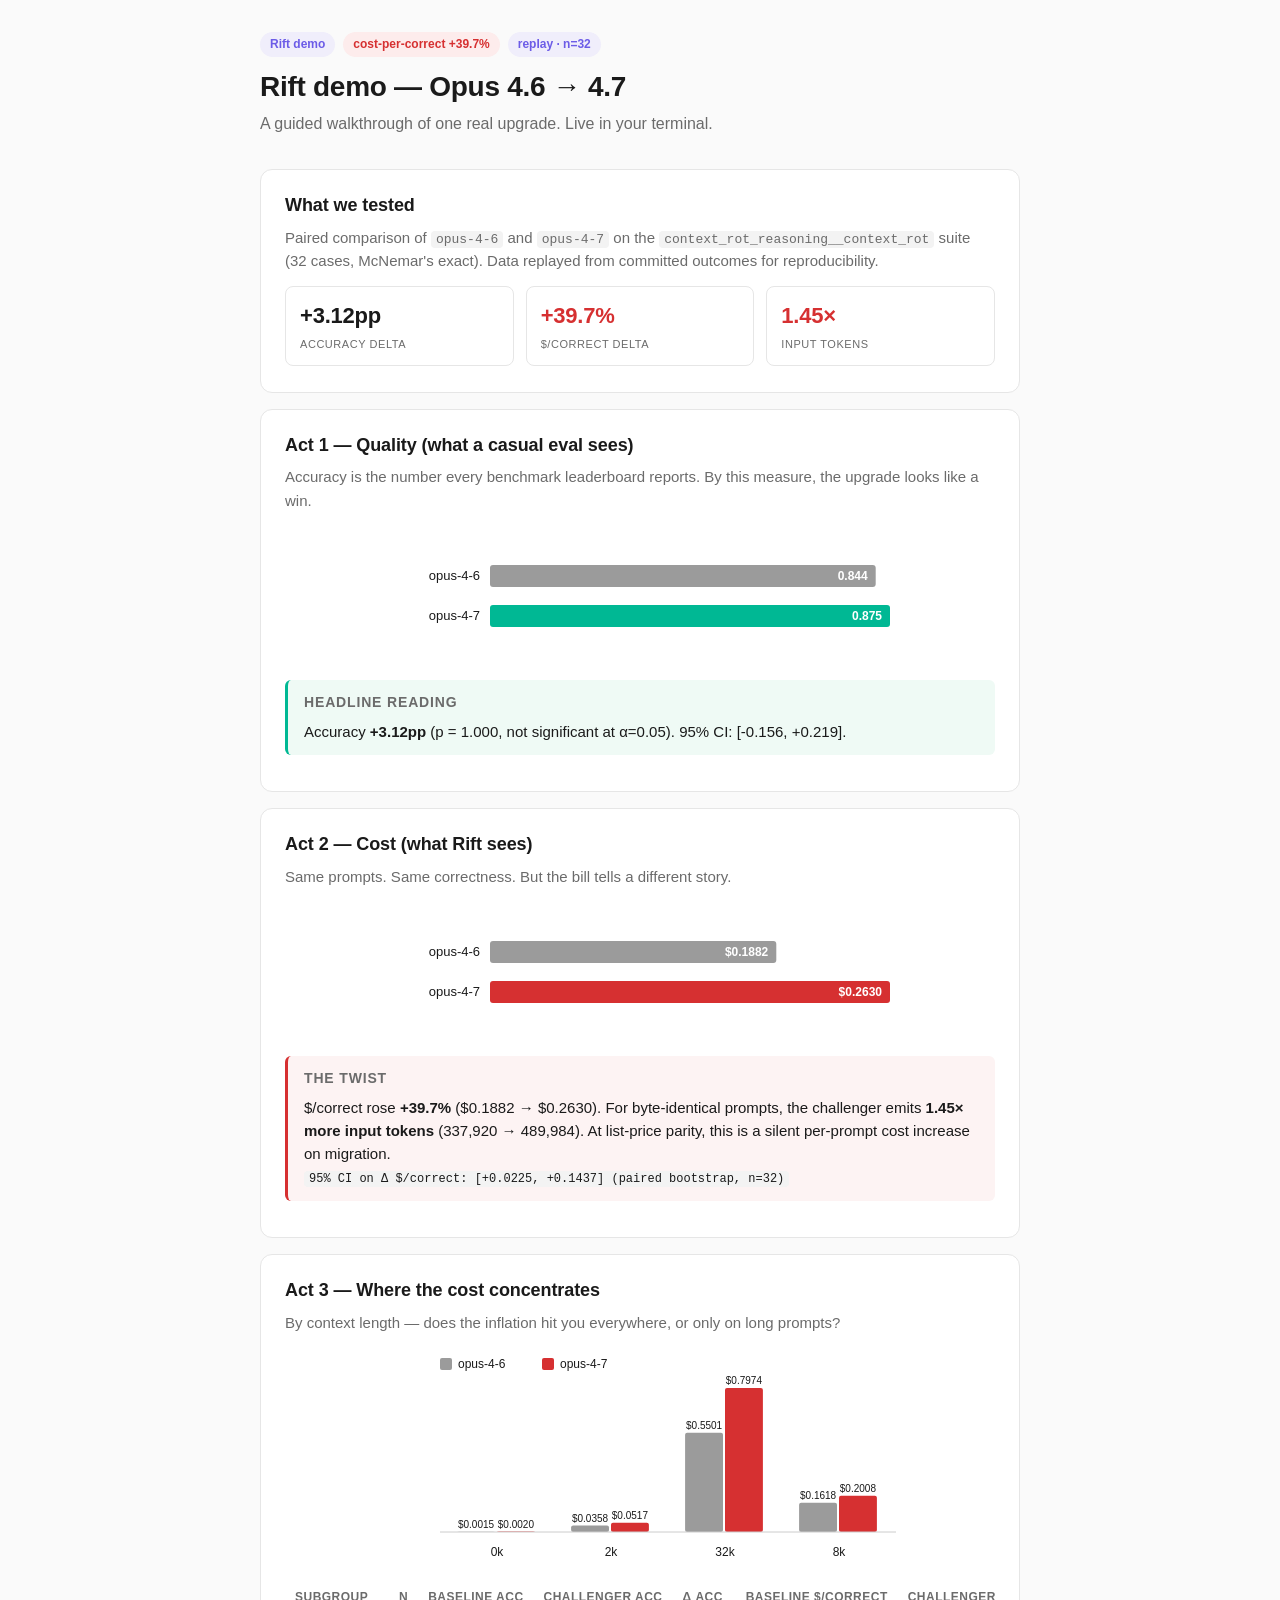
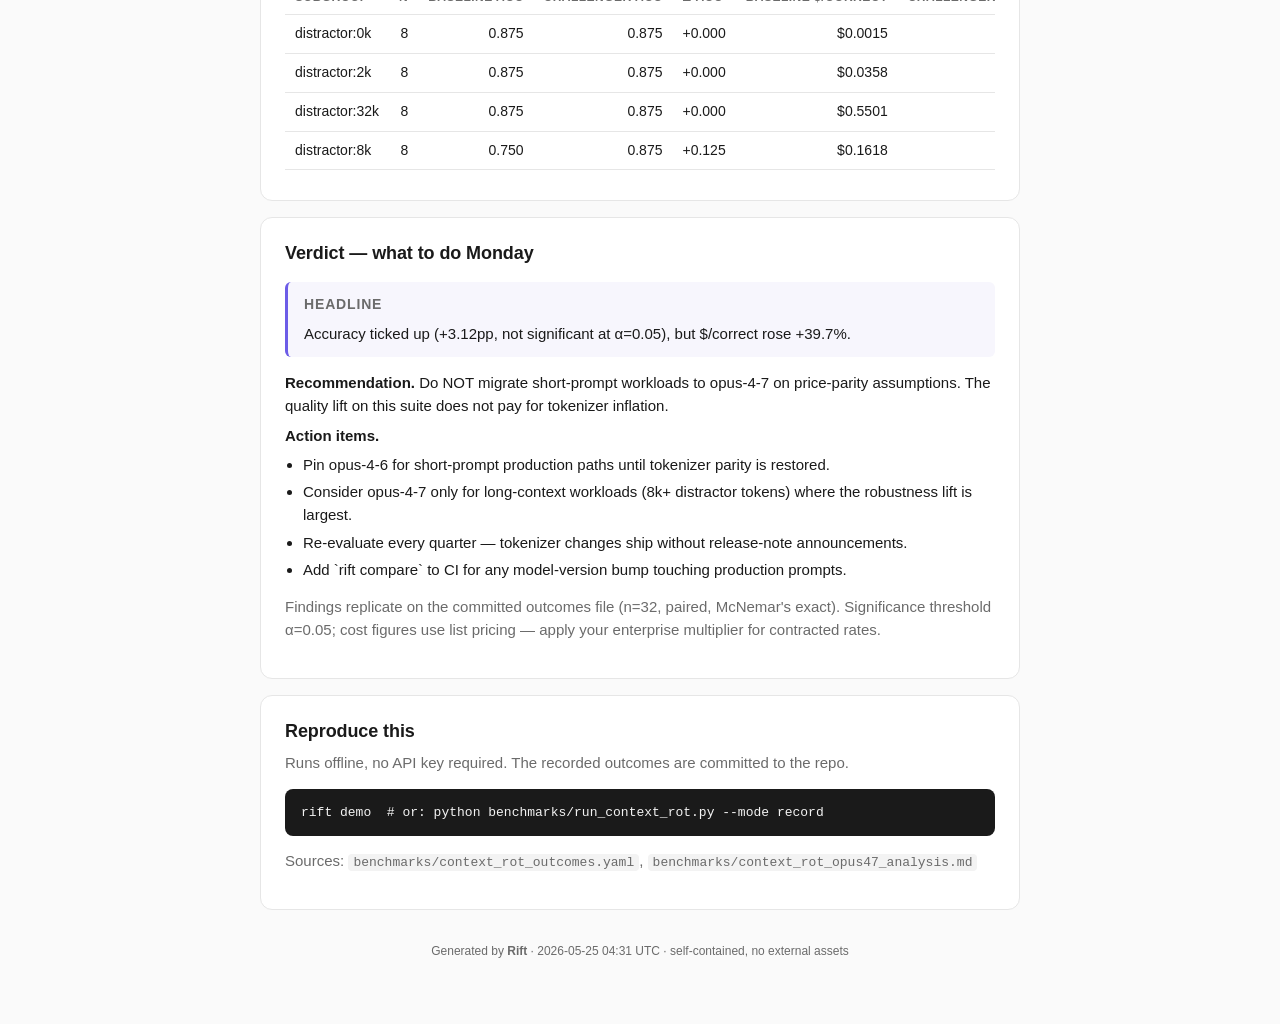
<file: assets/demo.html>
<!DOCTYPE html>
<html lang="en">
<head>
<meta charset="utf-8"/>
<meta name="viewport" content="width=device-width,initial-scale=1"/>
<title>Rift demo — Opus 4.6 → 4.7</title>
<style>
:root {
  --accent: #6c5ce7;
  --warn: #d63031;
  --good: #00b894;
  --ink: #1a1a1a;
  --mute: #6b6b6b;
  --bg: #fafafa;
  --card: #ffffff;
  --border: #e6e6e6;
}
* { box-sizing: border-box; }
body {
  font: 15px/1.55 -apple-system, BlinkMacSystemFont, 'Segoe UI', Roboto,
        'Helvetica Neue', Arial, sans-serif;
  color: var(--ink);
  background: var(--bg);
  margin: 0;
  padding: 32px 16px 64px;
}
.wrap { max-width: 760px; margin: 0 auto; }
header { margin-bottom: 32px; }
h1 { font-size: 28px; margin: 0 0 4px; letter-spacing: -0.01em; }
.subtitle { color: var(--mute); margin: 0 0 16px; font-size: 16px; }
.badges { display: flex; gap: 8px; flex-wrap: wrap; margin: 0 0 8px; }
.badge {
  background: #f0eefb; color: var(--accent); padding: 3px 10px;
  border-radius: 999px; font-size: 12px; font-weight: 600;
}
.badge.warn { background: #fdecec; color: var(--warn); }
.badge.good { background: #e6f8f2; color: var(--good); }
section {
  background: var(--card); border: 1px solid var(--border);
  border-radius: 12px; padding: 22px 24px; margin: 16px 0;
}
section h2 {
  margin: 0 0 6px; font-size: 18px; letter-spacing: -0.005em;
}
section p { margin: 6px 0; }
.lede { color: var(--mute); margin-bottom: 14px; }
.kpi-grid {
  display: grid;
  grid-template-columns: repeat(auto-fit, minmax(160px, 1fr));
  gap: 12px; margin: 12px 0 4px;
}
.kpi {
  border: 1px solid var(--border); border-radius: 8px;
  padding: 12px 14px; background: #fff;
}
.kpi .v { font-size: 22px; font-weight: 700; letter-spacing: -0.01em; }
.kpi .v.warn { color: var(--warn); }
.kpi .v.good { color: var(--good); }
.kpi .l {
  font-size: 11px; color: var(--mute);
  text-transform: uppercase; letter-spacing: 0.05em;
  margin-top: 2px;
}
table { width: 100%; border-collapse: collapse; margin: 8px 0; font-size: 14px; }
th, td { padding: 8px 10px; text-align: left; border-bottom: 1px solid var(--border); }
th { color: var(--mute); font-weight: 600; font-size: 12px;
     text-transform: uppercase; letter-spacing: 0.04em; }
td.num { font-variant-numeric: tabular-nums; text-align: right; }
.callout {
  border-left: 3px solid var(--accent); background: #f7f6fd;
  padding: 12px 16px; border-radius: 6px; margin: 14px 0;
}
.callout.warn { border-left-color: var(--warn); background: #fdf3f3; }
.callout.good { border-left-color: var(--good); background: #effaf5; }
.callout h3 { margin: 0 0 6px; font-size: 14px; text-transform: uppercase;
               letter-spacing: 0.06em; color: var(--mute); }
.action-list { margin: 6px 0 0; padding-left: 18px; }
.action-list li { margin: 4px 0; }
code, .mono {
  font: 13px/1.5 ui-monospace, 'SF Mono', Menlo, Consolas, monospace;
  background: #f3f3f3; padding: 1px 5px; border-radius: 4px;
}
pre {
  background: #1a1a1a; color: #f3f3f3;
  border-radius: 8px; padding: 14px 16px; overflow-x: auto;
  font: 13px/1.5 ui-monospace, 'SF Mono', Menlo, Consolas, monospace;
}
footer {
  margin-top: 32px; color: var(--mute); font-size: 12px; text-align: center;
}
svg { display: block; margin: 12px auto; max-width: 100%; height: auto; }
table { display: block; overflow-x: auto; white-space: nowrap; }
@media (max-width: 540px) {
  body { padding: 16px 10px 40px; }
  h1 { font-size: 22px; }
  section { padding: 16px 14px; border-radius: 8px; }
  .kpi .v { font-size: 18px; }
  .kpi { padding: 10px 12px; }
}
@media print {
  body { background: #fff; padding: 12px; }
  section { break-inside: avoid; box-shadow: none; }
  .kpi-grid { break-inside: avoid; }
  /* Restore native table layout for print — display:block + overflow-x:auto
     are useful on screen but break column alignment and clip content on paper. */
  table { display: table; overflow-x: visible; white-space: normal; }
}
</style>
</head>
<body>
<div class="wrap">
<header>
  <div class="badges">
    <span class="badge">Rift demo</span>
    <span class="badge warn">cost-per-correct +39.7%</span>
    <span class="badge">replay · n=32</span>
  </div>
  <h1>Rift demo — Opus 4.6 → 4.7</h1>
  <p class="subtitle">A guided walkthrough of one real upgrade. Live in your terminal.</p>
</header>

<section>
  <h2>What we tested</h2>
  <p class="lede">
    Paired comparison of <code>opus-4-6</code> and
    <code>opus-4-7</code> on the
    <code>context_rot_reasoning__context_rot</code> suite (32
    cases, McNemar's exact). Data replayed from committed outcomes for
    reproducibility.
  </p>
  <div class="kpi-grid"><div class="kpi"><div class="v">+3.12pp</div><div class="l">accuracy delta</div></div><div class="kpi"><div class="v warn">+39.7%</div><div class="l">$/correct delta</div></div><div class="kpi"><div class="v warn">1.45×</div><div class="l">input tokens</div></div></div>
</section>

<section>
  <h2>Act 1 — Quality (what a casual eval sees)</h2>
  <p class="lede">
    Accuracy is the number every benchmark leaderboard reports. By this
    measure, the upgrade looks like a win.
  </p>
  <svg xmlns="http://www.w3.org/2000/svg" viewBox="0 0 560 140" width="560" height="140" role="img" aria-label="Accuracy by model"><text x="120" y="54.0" text-anchor="end" font-size="13" fill="#1a1a1a">opus-4-6</text><rect x="130" y="39.0" width="385.7" height="22.0" fill="#9b9b9b" rx="3"/><text x="507.7" y="54.0" text-anchor="end" font-size="12" font-weight="600" fill="#fff">0.844</text><text x="120" y="94.0" text-anchor="end" font-size="13" fill="#1a1a1a">opus-4-7</text><rect x="130" y="79.0" width="400.0" height="22.0" fill="#00b894" rx="3"/><text x="522.0" y="94.0" text-anchor="end" font-size="12" font-weight="600" fill="#fff">0.875</text></svg>
  <div class="callout good">
    <h3>Headline reading</h3>
    Accuracy <b>+3.12pp</b> (p = 1.000, not
    significant at α=0.05). 95% CI: [-0.156,
    +0.219].
  </div>
</section>

<section>
  <h2>Act 2 — Cost (what Rift sees)</h2>
  <p class="lede">
    Same prompts. Same correctness. But the bill tells a different story.
  </p>
  <svg xmlns="http://www.w3.org/2000/svg" viewBox="0 0 560 140" width="560" height="140" role="img" aria-label="$/correct by model"><text x="120" y="54.0" text-anchor="end" font-size="13" fill="#1a1a1a">opus-4-6</text><rect x="130" y="39.0" width="286.3" height="22.0" fill="#9b9b9b" rx="3"/><text x="408.3" y="54.0" text-anchor="end" font-size="12" font-weight="600" fill="#fff">$0.1882</text><text x="120" y="94.0" text-anchor="end" font-size="13" fill="#1a1a1a">opus-4-7</text><rect x="130" y="79.0" width="400.0" height="22.0" fill="#d63031" rx="3"/><text x="522.0" y="94.0" text-anchor="end" font-size="12" font-weight="600" fill="#fff">$0.2630</text></svg>
  <div class="callout warn">
    <h3>The twist</h3>
    $/correct rose <b>+39.7%</b>
    ($0.1882 → $0.2630). For byte-identical
    prompts, the challenger emits <b>1.45× more input
    tokens</b> (337,920 →
    489,984). At list-price parity, this is a
    silent per-prompt cost increase on migration.
    <br><span class="mono" style="font-size:12px">95% CI on Δ $/correct: [+0.0225, +0.1437] (paired bootstrap, n=32)</span>
  </div>
</section>

<section><h2>Act 3 — Where the cost concentrates</h2><p class='lede'>By context length — does the inflation hit you everywhere, or only on long prompts?</p><svg xmlns="http://www.w3.org/2000/svg" viewBox="0 0 560 220" width="560" height="220" role="img" aria-label="$/correct by distractor context length"><rect x="80" y="10" width="12" height="12" fill="#9b9b9b" rx="2"/><text x="98" y="20" font-size="12" fill="#1a1a1a">opus-4-6</text><rect x="182" y="10" width="12" height="12" fill="#d63031" rx="2"/><text x="200" y="20" font-size="12" fill="#1a1a1a">opus-4-7</text><rect x="97.1" y="183.7" width="37.9" height="0.3" fill="#9b9b9b" rx="2"/><text x="116.0" y="179.7" text-anchor="middle" font-size="10" fill="#1a1a1a">$0.0015</text><rect x="137.0" y="183.6" width="37.9" height="0.4" fill="#d63031" rx="2"/><text x="155.9" y="179.6" text-anchor="middle" font-size="10" fill="#1a1a1a">$0.0020</text><text x="137.0" y="208" text-anchor="middle" font-size="12" fill="#1a1a1a">0k</text><rect x="211.1" y="177.5" width="37.9" height="6.5" fill="#9b9b9b" rx="2"/><text x="230.0" y="173.5" text-anchor="middle" font-size="10" fill="#1a1a1a">$0.0358</text><rect x="251.0" y="174.7" width="37.9" height="9.3" fill="#d63031" rx="2"/><text x="269.9" y="170.7" text-anchor="middle" font-size="10" fill="#1a1a1a">$0.0517</text><text x="251.0" y="208" text-anchor="middle" font-size="12" fill="#1a1a1a">2k</text><rect x="325.1" y="84.7" width="37.9" height="99.3" fill="#9b9b9b" rx="2"/><text x="344.1" y="80.7" text-anchor="middle" font-size="10" fill="#1a1a1a">$0.5501</text><rect x="365.0" y="40.0" width="37.9" height="144.0" fill="#d63031" rx="2"/><text x="383.9" y="36.0" text-anchor="middle" font-size="10" fill="#1a1a1a">$0.7974</text><text x="365.0" y="208" text-anchor="middle" font-size="12" fill="#1a1a1a">32k</text><rect x="439.1" y="154.8" width="37.9" height="29.2" fill="#9b9b9b" rx="2"/><text x="458.1" y="150.8" text-anchor="middle" font-size="10" fill="#1a1a1a">$0.1618</text><rect x="479.0" y="147.7" width="37.9" height="36.3" fill="#d63031" rx="2"/><text x="497.9" y="143.7" text-anchor="middle" font-size="10" fill="#1a1a1a">$0.2008</text><text x="479.0" y="208" text-anchor="middle" font-size="12" fill="#1a1a1a">8k</text><line x1="80" y1="184" x2="536" y2="184" stroke="#cccccc" stroke-width="1"/></svg><table><thead><tr><th>Subgroup</th><th>n</th><th>Baseline acc</th><th>Challenger acc</th><th>Δ acc</th><th>Baseline $/correct</th><th>Challenger $/correct</th><th>Δ %</th></tr></thead><tbody><tr><td>distractor:0k</td><td class='num'>8</td><td class='num'>0.875</td><td class='num'>0.875</td><td class='num'>+0.000</td><td class='num'>$0.0015</td><td class='num'>$0.0020</td><td class='num'>+30.6%</td></tr><tr><td>distractor:2k</td><td class='num'>8</td><td class='num'>0.875</td><td class='num'>0.875</td><td class='num'>+0.000</td><td class='num'>$0.0358</td><td class='num'>$0.0517</td><td class='num'>+44.4%</td></tr><tr><td>distractor:32k</td><td class='num'>8</td><td class='num'>0.875</td><td class='num'>0.875</td><td class='num'>+0.000</td><td class='num'>$0.5501</td><td class='num'>$0.7974</td><td class='num'>+45.0%</td></tr><tr><td>distractor:8k</td><td class='num'>8</td><td class='num'>0.750</td><td class='num'>0.875</td><td class='num'>+0.125</td><td class='num'>$0.1618</td><td class='num'>$0.2008</td><td class='num'>+24.2%</td></tr></tbody></table></section>

<section>
  <h2>Verdict — what to do Monday</h2>
  <div class="callout">
    <h3>Headline</h3>
    Accuracy ticked up (+3.12pp, not significant at α=0.05), but $/correct rose +39.7%.
  </div>
  <p><b>Recommendation.</b> Do NOT migrate short-prompt workloads to opus-4-7 on price-parity assumptions. The quality lift on this suite does not pay for tokenizer inflation.</p>
  <p><b>Action items.</b></p>
  <ul class="action-list"><li>Pin opus-4-6 for short-prompt production paths until tokenizer parity is restored.</li><li>Consider opus-4-7 only for long-context workloads (8k+ distractor tokens) where the robustness lift is largest.</li><li>Re-evaluate every quarter — tokenizer changes ship without release-note announcements.</li><li>Add `rift compare` to CI for any model-version bump touching production prompts.</li></ul>
  <p class="lede" style="margin-top:14px">
    Findings replicate on the committed outcomes file (n=32, paired, McNemar&#x27;s exact). Significance threshold α=0.05; cost figures use list pricing — apply your enterprise multiplier for contracted rates.
  </p>
</section>

<section>
  <h2>Reproduce this</h2>
  <p class="lede">
    Runs offline, no API key required. The recorded outcomes are committed
    to the repo.
  </p>
  <pre>rift demo  # or: python benchmarks/run_context_rot.py --mode record</pre>
  <p class="lede">Sources:
    <code>benchmarks/context_rot_outcomes.yaml</code>, <code>benchmarks/context_rot_opus47_analysis.md</code>
  </p>
</section>

<footer>
  Generated by <b>Rift</b> · 2026-05-25 04:31 UTC · self-contained, no external assets
</footer>
</div>
</body>
</html>
</file>
